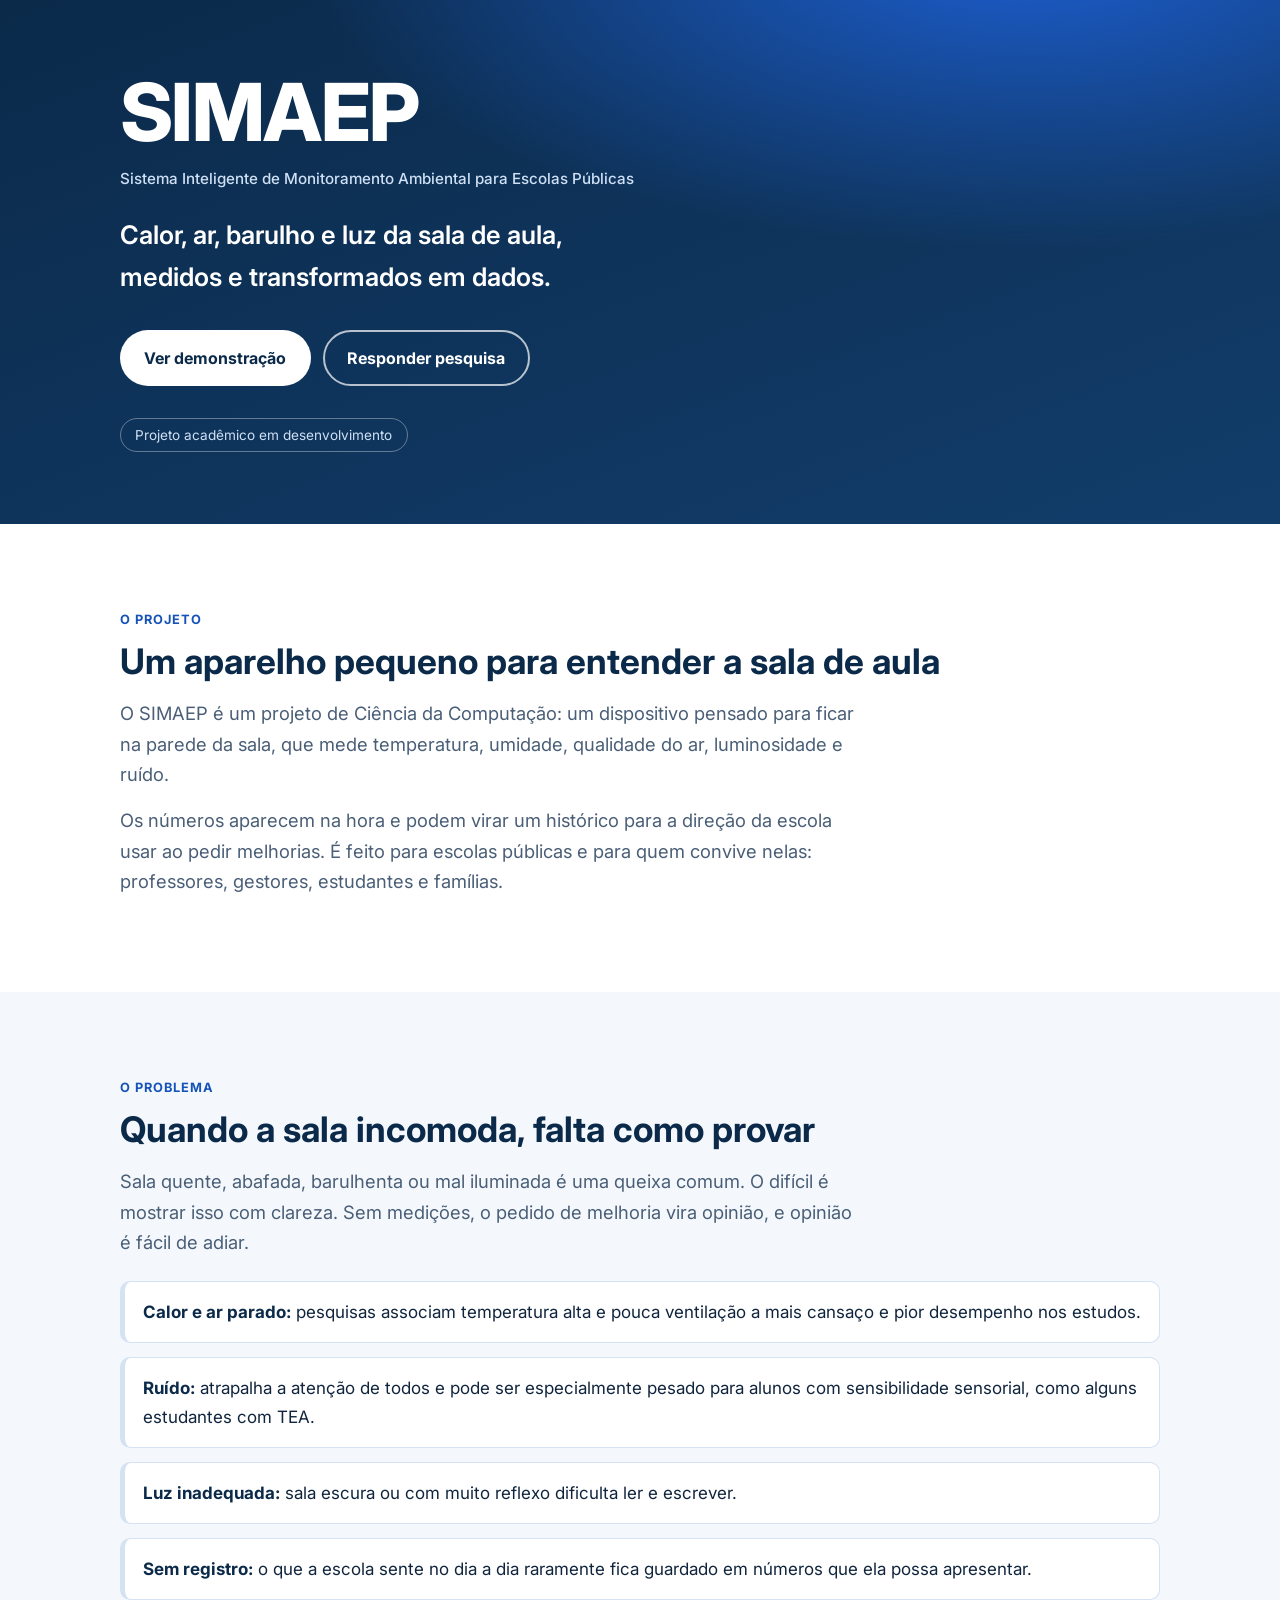
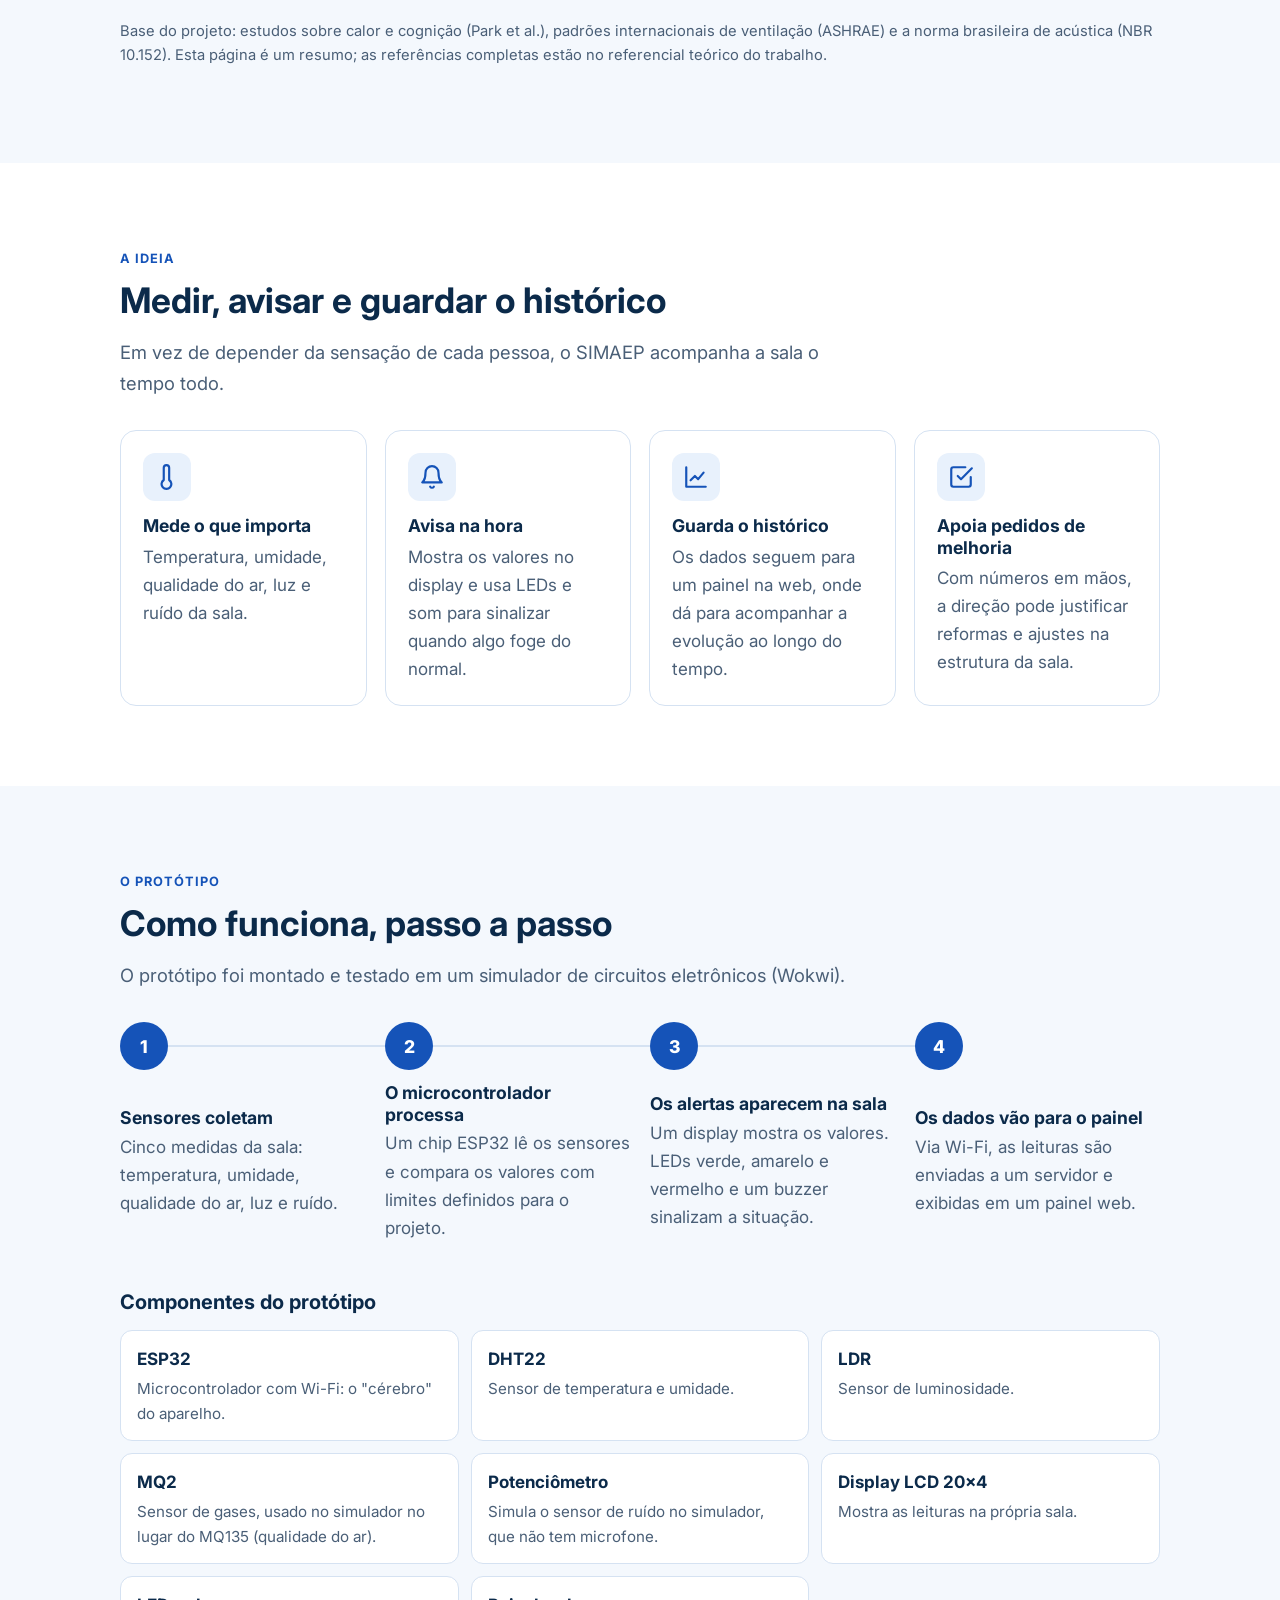
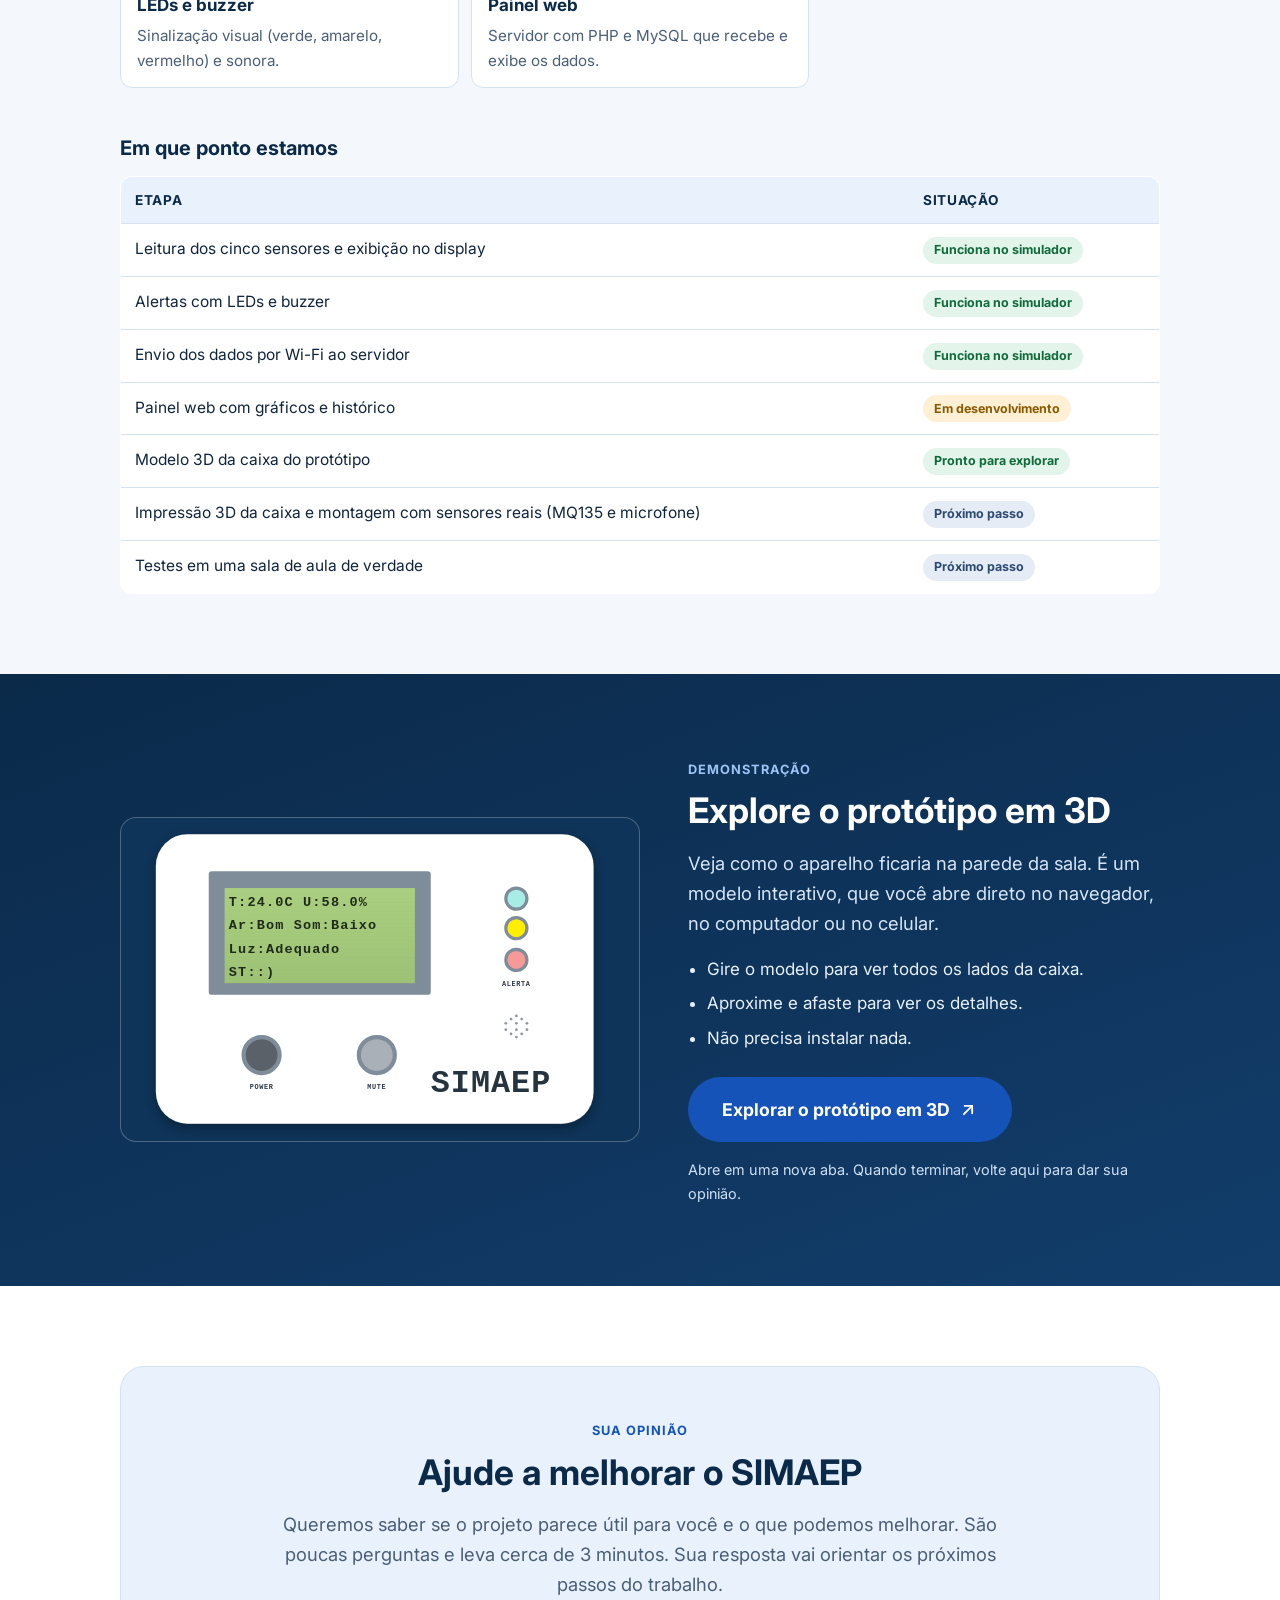
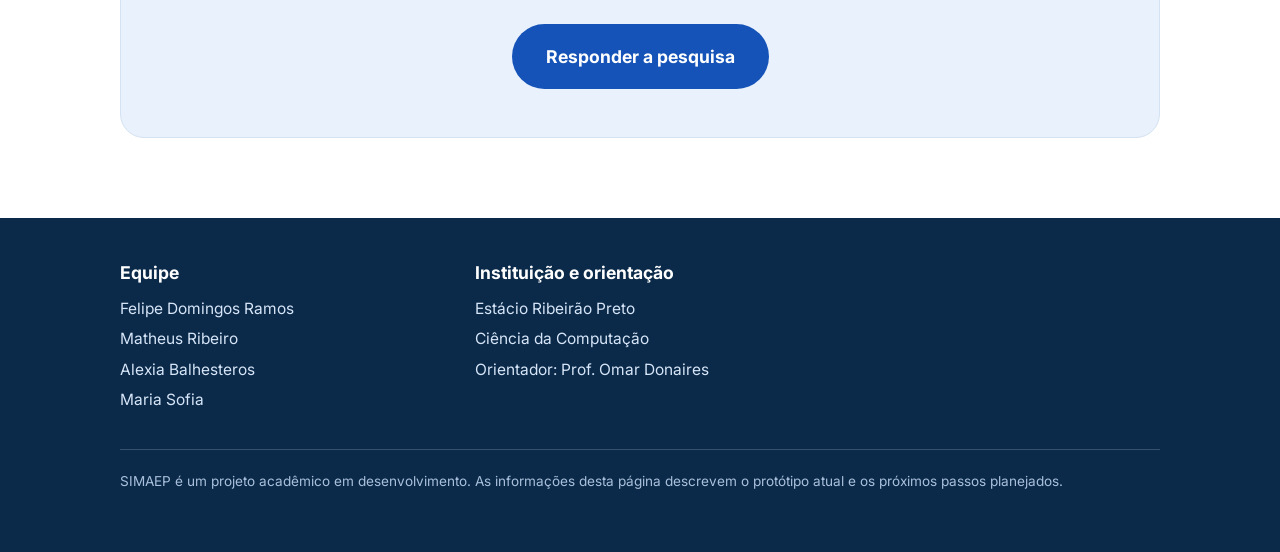
<file: site/index.html>
<!DOCTYPE html>
<html lang="pt-BR">
<head>
<meta charset="utf-8">
<meta name="viewport" content="width=device-width, initial-scale=1">
<title>SIMAEP - Monitoramento ambiental para escolas públicas</title>
<meta name="description" content="SIMAEP é um projeto acadêmico que mede temperatura, ar, ruído e luz da sala de aula. Conheça o protótipo e dê sua opinião.">
<meta name="theme-color" content="#0b2a4a">

<!-- ============================================================
     CONFIGURAÇÃO: EDITE AQUI (único lugar que você precisa mexer)
     ============================================================ -->
<script>
  const CONFIG = {
    // 1) Link da página do modelo 3D
    MODEL_3D_URL: "https://microcontrolador.papaixinho.com.br/3d/",

    // 2) Link do Google Forms (o link de "Enviar" > ícone de link, termina em /viewform)
    //    Enquanto estiver vazio, os botões de pesquisa mostram "em breve".
    FORMS_URL: "https://forms.gle/YkU9QKmfA5a7cBHw9",

    // 3) Mostrar o formulário embutido na página? (true/false). Precisa de FORMS_URL.
    EMBED_FORM: false,

    // 4) Imagem de prévia do modelo 3D (print). Ex.: "img/modelo-3d.png". Vazio = espaço reservado.
    PREVIEW_IMAGE: "imagens/simaep-painel.svg",
    PREVIEW_ALT: "Print do modelo 3D da caixa do protótipo SIMAEP, visto de frente.",

    // 5) Contato (e-mail). Vazio = o bloco de contato não aparece.
    CONTACT_EMAIL: ""
  };
</script>

<link rel="preconnect" href="https://fonts.googleapis.com">
<link rel="preconnect" href="https://fonts.gstatic.com" crossorigin>
<!-- Fonte por CDN. Se falhar, o navegador usa a fonte do sistema (veja font-family no CSS). -->
<link rel="stylesheet" href="https://fonts.googleapis.com/css2?family=Inter:wght@400;500;600;700;800&display=swap">

<style>
  :root{
    --navy:#0b2a4a;
    --navy-2:#123d6b;
    --blue:#1553b8;
    --blue-2:#2f7de1;
    --sky:#e8f1fc;
    --sky-2:#f4f8fd;
    --ink:#10253d;
    --muted:#4a5f77;
    --line:#d5e2f2;
    --ok:#0f6b3a;
    --ok-bg:#e3f4ea;
    --wip:#8a5a00;
    --wip-bg:#fdf0d5;
    --next:#2d4a73;
    --next-bg:#e6ecf5;
    --radius:16px;
    --maxw:1080px;
    --font:"Inter",system-ui,-apple-system,"Segoe UI",Roboto,Arial,sans-serif;
  }
  *{box-sizing:border-box}
  html{scroll-behavior:smooth}
  body{margin:0;font-family:var(--font);color:var(--ink);background:#fff;line-height:1.65;font-size:1.0625rem;-webkit-text-size-adjust:100%}
  img,svg{max-width:100%;display:block}
  a{color:var(--blue)}
  h1,h2,h3{line-height:1.2;margin:0;color:var(--navy)}
  p{margin:0 0 1rem}

  .skip{position:absolute;left:-999px;top:0;background:#fff;color:var(--navy);padding:.7rem 1rem;z-index:100;border-radius:0 0 8px 0;font-weight:600}
  .skip:focus{left:0}
  :focus-visible{outline:3px solid #ffbf47;outline-offset:3px;border-radius:6px}

  .wrap{width:100%;max-width:var(--maxw);margin:0 auto;padding:0 20px}
  section{padding:56px 0}
  .eyebrow{display:inline-block;font-size:.8rem;font-weight:700;letter-spacing:.08em;text-transform:uppercase;color:var(--blue);margin-bottom:.6rem}
  h2{font-size:clamp(1.55rem,5vw,2.2rem);margin-bottom:1rem}
  .lead{font-size:1.15rem;color:var(--muted);max-width:62ch}
  .alt{background:var(--sky-2)}

  /* Botões */
  .btn{display:inline-flex;align-items:center;justify-content:center;gap:.5rem;min-height:48px;padding:.8rem 1.4rem;border-radius:999px;font-weight:700;font-size:1rem;text-decoration:none;border:2px solid transparent;cursor:pointer;font-family:inherit;transition:transform .15s ease,background .15s ease}
  .btn:hover{transform:translateY(-1px)}
  .btn-primary{background:var(--blue);color:#fff}
  .btn-primary:hover{background:#0f4397}
  .btn-light{background:#fff;color:var(--navy)}
  .btn-ghost{background:transparent;color:#fff;border-color:rgba(255,255,255,.7)}
  .btn-ghost:hover{background:rgba(255,255,255,.12)}
  .btn-lg{min-height:58px;font-size:1.1rem;padding:1rem 2rem}
  .btn[aria-disabled="true"]{background:#8fa3ba;color:#fff;cursor:not-allowed;transform:none}

  /* Hero */
  .hero{background:radial-gradient(1200px 500px at 80% -10%,#1d5fd1 0%,transparent 60%),linear-gradient(160deg,var(--navy) 0%,var(--navy-2) 100%);color:#fff;padding:64px 0 72px}
  .hero h1{color:#fff;font-size:clamp(2.8rem,12vw,5rem);font-weight:800;letter-spacing:-.02em}
  .hero .full{font-size:.95rem;color:#cfe0f5;margin:.4rem 0 1.4rem;font-weight:500}
  .hero .tagline{font-size:clamp(1.2rem,4vw,1.6rem);font-weight:600;max-width:30ch;margin-bottom:2rem;color:#fff}
  .hero .actions{display:flex;flex-wrap:wrap;gap:12px}
  .hero .badge{display:inline-block;margin-top:2rem;font-size:.85rem;color:#cfe0f5;border:1px solid rgba(255,255,255,.35);border-radius:999px;padding:.3rem .9rem}

  /* Cards genéricos */
  .grid{display:grid;gap:18px}
  .card{background:#fff;border:1px solid var(--line);border-radius:var(--radius);padding:22px}
  .card h3{font-size:1.1rem;margin:.9rem 0 .4rem}
  .card p{color:var(--muted);margin:0}
  .icon{width:48px;height:48px;border-radius:12px;background:var(--sky);display:grid;place-items:center;color:var(--blue)}
  .icon svg{width:26px;height:26px}

  /* Problemática */
  .problem-list{list-style:none;padding:0;margin:1.5rem 0 0;display:grid;gap:14px}
  .problem-list li{background:#fff;border-left:5px solid var(--blue-2);border-radius:10px;padding:16px 18px;border:1px solid var(--line);border-left-width:5px}
  .problem-list strong{color:var(--navy)}
  .note{font-size:.92rem;color:var(--muted);margin-top:1.2rem}

  /* Passos */
  .steps{list-style:none;padding:0;margin:2rem 0 0;display:grid;gap:0}
  .step{position:relative;display:grid;grid-template-columns:48px 1fr;gap:16px;padding-bottom:28px}
  .step:last-child{padding-bottom:0}
  .step::before{content:"";position:absolute;left:23px;top:50px;bottom:0;width:2px;background:var(--line)}
  .step:last-child::before{display:none}
  .num{width:48px;height:48px;border-radius:50%;background:var(--blue);color:#fff;font-weight:800;display:grid;place-items:center;font-size:1.1rem;z-index:1}
  .step h3{font-size:1.1rem;margin-bottom:.3rem}
  .step p{color:var(--muted);margin:0}
  .step .tag{display:inline-block;margin-top:.5rem}

  /* Chips de status */
  .chip{display:inline-block;font-size:.78rem;font-weight:700;border-radius:999px;padding:.2rem .7rem;white-space:nowrap}
  .chip.ok{background:var(--ok-bg);color:var(--ok)}
  .chip.wip{background:var(--wip-bg);color:var(--wip)}
  .chip.next{background:var(--next-bg);color:var(--next)}

  .subhead{font-size:1.25rem;margin:3rem 0 1rem}
  .parts{list-style:none;padding:0;margin:0;display:grid;gap:12px}
  .parts li{background:#fff;border:1px solid var(--line);border-radius:12px;padding:14px 16px;display:flex;flex-direction:column;gap:.2rem}
  .parts .name{font-weight:700;color:var(--navy)}
  .parts .desc{color:var(--muted);font-size:.95rem}

  .status-table{width:100%;border-collapse:collapse;background:#fff;border:1px solid var(--line);border-radius:12px;overflow:hidden}
  .status-table th,.status-table td{text-align:left;padding:12px 14px;border-bottom:1px solid var(--line);vertical-align:top;font-size:.97rem}
  .status-table th{background:var(--sky);color:var(--navy);font-size:.85rem;text-transform:uppercase;letter-spacing:.05em}
  .status-table tr:last-child td{border-bottom:0}

  /* Demonstração */
  .demo{background:linear-gradient(160deg,var(--navy) 0%,var(--navy-2) 100%);color:#fff}
  .demo h2{color:#fff}
  .demo .lead{color:#d6e5f7}
  .demo-box{display:grid;gap:28px;align-items:center}
  .preview{border-radius:var(--radius);overflow:hidden;border:1px solid rgba(255,255,255,.25);background:#0e3459;aspect-ratio:16/10}
  .preview img{width:100%;height:100%;object-fit:cover}
  .placeholder{width:100%;height:100%;display:grid;place-items:center;text-align:center;padding:20px;color:#cfe0f5;border:2px dashed rgba(255,255,255,.4);border-radius:var(--radius);font-size:.95rem}
  .placeholder svg{width:56px;height:56px;margin:0 auto .6rem;opacity:.8}
  .demo ul{padding-left:1.2rem;margin:0 0 1.6rem;color:#e7f0fb}
  .demo li{margin-bottom:.4rem}
  .demo .small{font-size:.9rem;color:#cfe0f5;margin:1rem 0 0}

  /* Pesquisa */
  .survey-box{background:var(--sky);border:1px solid var(--line);border-radius:24px;padding:28px 22px;text-align:center}
  .survey-box .lead{margin:0 auto 1.5rem}
  .soon{font-size:.92rem;color:var(--muted);margin-top:.8rem}
  details.embed{margin-top:2rem;text-align:left}
  details.embed summary{cursor:pointer;font-weight:600;color:var(--blue);padding:.6rem 0}
  details.embed iframe{width:100%;height:760px;border:1px solid var(--line);border-radius:12px;background:#fff;margin-top:.8rem}

  /* Rodapé */
  footer{background:var(--navy);color:#d6e5f7;padding:44px 0;font-size:.97rem}
  footer h2{font-size:1.1rem;color:#fff;margin-bottom:.8rem}
  footer .cols{display:grid;gap:26px}
  footer ul{list-style:none;padding:0;margin:0}
  footer li{margin-bottom:.3rem}
  footer a{color:#fff}
  footer .fine{margin-top:2rem;font-size:.85rem;color:#a9c0dc;border-top:1px solid rgba(255,255,255,.18);padding-top:1.2rem}

  /* Animações ao rolar (só se JS estiver ativo) */
  .js .reveal{opacity:0;transform:translateY(18px);transition:opacity .6s ease,transform .6s ease}
  .js .reveal.in{opacity:1;transform:none}
  @media (prefers-reduced-motion:reduce){
    html{scroll-behavior:auto}
    .js .reveal{opacity:1;transform:none;transition:none}
    .btn{transition:none}
  }

  /* Telas maiores */
  @media (min-width:720px){
    section{padding:80px 0}
    .grid.cols-2{grid-template-columns:repeat(2,1fr)}
    .grid.cols-4{grid-template-columns:repeat(2,1fr)}
    .parts{grid-template-columns:repeat(2,1fr)}
    .demo-box{grid-template-columns:1.1fr 1fr;gap:48px}
    .survey-box{padding:48px}
    footer .cols{grid-template-columns:repeat(3,1fr)}
  }
  @media (min-width:960px){
    .grid.cols-4{grid-template-columns:repeat(4,1fr)}
    .parts{grid-template-columns:repeat(3,1fr)}
    .steps{grid-template-columns:repeat(4,1fr);gap:20px}
    .step{grid-template-columns:1fr;padding-bottom:0;gap:12px}
    .step::before{left:48px;right:-20px;top:23px;bottom:auto;width:auto;height:2px}
  }
</style>
</head>

<body>
<script>document.documentElement.classList.add('js');</script>
<a class="skip" href="#proposta">Pular para o conteúdo</a>

<!-- ======================= 1. TOPO (HERO) ======================= -->
<header class="hero">
  <div class="wrap">
    <h1>SIMAEP</h1>
    <p class="full">Sistema Inteligente de Monitoramento Ambiental para Escolas Públicas</p>
    <p class="tagline">Calor, ar, barulho e luz da sala de aula, medidos e transformados em dados.</p>
    <div class="actions">
      <a class="btn btn-light" href="#demo">Ver demonstração</a>
      <a class="btn btn-ghost" href="#pesquisa" data-forms-link>Responder pesquisa</a>
    </div>
    <span class="badge">Projeto acadêmico em desenvolvimento</span>
  </div>
</header>

<main>
<!-- ======================= 2. PROPOSTA ======================= -->
<section id="proposta" aria-labelledby="t-proposta">
  <div class="wrap reveal">
    <span class="eyebrow">O projeto</span>
    <h2 id="t-proposta">Um aparelho pequeno para entender a sala de aula</h2>
    <p class="lead">O SIMAEP é um projeto de Ciência da Computação: um dispositivo pensado para ficar na parede da sala, que mede temperatura, umidade, qualidade do ar, luminosidade e ruído.</p>
    <p class="lead">Os números aparecem na hora e podem virar um histórico para a direção da escola usar ao pedir melhorias. É feito para escolas públicas e para quem convive nelas: professores, gestores, estudantes e famílias.</p>
  </div>
</section>

<!-- ======================= 3. PROBLEMÁTICA ======================= -->
<section id="problema" class="alt" aria-labelledby="t-problema">
  <div class="wrap reveal">
    <span class="eyebrow">O problema</span>
    <h2 id="t-problema">Quando a sala incomoda, falta como provar</h2>
    <p class="lead">Sala quente, abafada, barulhenta ou mal iluminada é uma queixa comum. O difícil é mostrar isso com clareza. Sem medições, o pedido de melhoria vira opinião, e opinião é fácil de adiar.</p>
    <ul class="problem-list">
      <li><strong>Calor e ar parado:</strong> pesquisas associam temperatura alta e pouca ventilação a mais cansaço e pior desempenho nos estudos.</li>
      <li><strong>Ruído:</strong> atrapalha a atenção de todos e pode ser especialmente pesado para alunos com sensibilidade sensorial, como alguns estudantes com TEA.</li>
      <li><strong>Luz inadequada:</strong> sala escura ou com muito reflexo dificulta ler e escrever.</li>
      <li><strong>Sem registro:</strong> o que a escola sente no dia a dia raramente fica guardado em números que ela possa apresentar.</li>
    </ul>
    <p class="note">Base do projeto: estudos sobre calor e cognição (Park et al.), padrões internacionais de ventilação (ASHRAE) e a norma brasileira de acústica (NBR 10.152). Esta página é um resumo; as referências completas estão no referencial teórico do trabalho.</p>
  </div>
</section>

<!-- ======================= 4. IDEIA DE SOLUÇÃO ======================= -->
<section id="solucao" aria-labelledby="t-solucao">
  <div class="wrap">
    <div class="reveal">
      <span class="eyebrow">A ideia</span>
      <h2 id="t-solucao">Medir, avisar e guardar o histórico</h2>
      <p class="lead">Em vez de depender da sensação de cada pessoa, o SIMAEP acompanha a sala o tempo todo.</p>
    </div>
    <div class="grid cols-4" style="margin-top:2rem">
      <article class="card reveal">
        <div class="icon" aria-hidden="true">
          <svg viewBox="0 0 24 24" fill="none" stroke="currentColor" stroke-width="2" stroke-linecap="round" stroke-linejoin="round"><path d="M14 14.76V3.5a2.5 2.5 0 0 0-5 0v11.26a4.5 4.5 0 1 0 5 0z"/></svg>
        </div>
        <h3>Mede o que importa</h3>
        <p>Temperatura, umidade, qualidade do ar, luz e ruído da sala.</p>
      </article>
      <article class="card reveal">
        <div class="icon" aria-hidden="true">
          <svg viewBox="0 0 24 24" fill="none" stroke="currentColor" stroke-width="2" stroke-linecap="round" stroke-linejoin="round"><path d="M18 8a6 6 0 0 0-12 0c0 7-3 9-3 9h18s-3-2-3-9"/><path d="M13.7 21a2 2 0 0 1-3.4 0"/></svg>
        </div>
        <h3>Avisa na hora</h3>
        <p>Mostra os valores no display e usa LEDs e som para sinalizar quando algo foge do normal.</p>
      </article>
      <article class="card reveal">
        <div class="icon" aria-hidden="true">
          <svg viewBox="0 0 24 24" fill="none" stroke="currentColor" stroke-width="2" stroke-linecap="round" stroke-linejoin="round"><path d="M3 3v18h18"/><path d="M7 15l4-4 3 3 5-6"/></svg>
        </div>
        <h3>Guarda o histórico</h3>
        <p>Os dados seguem para um painel na web, onde dá para acompanhar a evolução ao longo do tempo.</p>
      </article>
      <article class="card reveal">
        <div class="icon" aria-hidden="true">
          <svg viewBox="0 0 24 24" fill="none" stroke="currentColor" stroke-width="2" stroke-linecap="round" stroke-linejoin="round"><path d="M9 11l3 3L22 4"/><path d="M21 12v7a2 2 0 0 1-2 2H5a2 2 0 0 1-2-2V5a2 2 0 0 1 2-2h11"/></svg>
        </div>
        <h3>Apoia pedidos de melhoria</h3>
        <p>Com números em mãos, a direção pode justificar reformas e ajustes na estrutura da sala.</p>
      </article>
    </div>
  </div>
</section>

<!-- ======================= 5. COMO FUNCIONA O PROTÓTIPO ======================= -->
<section id="como-funciona" class="alt" aria-labelledby="t-como">
  <div class="wrap">
    <div class="reveal">
      <span class="eyebrow">O protótipo</span>
      <h2 id="t-como">Como funciona, passo a passo</h2>
      <p class="lead">O protótipo foi montado e testado em um simulador de circuitos eletrônicos (Wokwi).</p>
    </div>

    <ol class="steps">
      <li class="step reveal">
        <span class="num" aria-hidden="true">1</span>
        <div>
          <h3>Sensores coletam</h3>
          <p>Cinco medidas da sala: temperatura, umidade, qualidade do ar, luz e ruído.</p>
        </div>
      </li>
      <li class="step reveal">
        <span class="num" aria-hidden="true">2</span>
        <div>
          <h3>O microcontrolador processa</h3>
          <p>Um chip ESP32 lê os sensores e compara os valores com limites definidos para o projeto.</p>
        </div>
      </li>
      <li class="step reveal">
        <span class="num" aria-hidden="true">3</span>
        <div>
          <h3>Os alertas aparecem na sala</h3>
          <p>Um display mostra os valores. LEDs verde, amarelo e vermelho e um buzzer sinalizam a situação.</p>
        </div>
      </li>
      <li class="step reveal">
        <span class="num" aria-hidden="true">4</span>
        <div>
          <h3>Os dados vão para o painel</h3>
          <p>Via Wi-Fi, as leituras são enviadas a um servidor e exibidas em um painel web.</p>
        </div>
      </li>
    </ol>

    <h3 class="subhead reveal">Componentes do protótipo</h3>
    <ul class="parts reveal">
      <li><span class="name">ESP32</span><span class="desc">Microcontrolador com Wi-Fi: o "cérebro" do aparelho.</span></li>
      <li><span class="name">DHT22</span><span class="desc">Sensor de temperatura e umidade.</span></li>
      <li><span class="name">LDR</span><span class="desc">Sensor de luminosidade.</span></li>
      <li><span class="name">MQ2</span><span class="desc">Sensor de gases, usado no simulador no lugar do MQ135 (qualidade do ar).</span></li>
      <li><span class="name">Potenciômetro</span><span class="desc">Simula o sensor de ruído no simulador, que não tem microfone.</span></li>
      <li><span class="name">Display LCD 20x4</span><span class="desc">Mostra as leituras na própria sala.</span></li>
      <li><span class="name">LEDs e buzzer</span><span class="desc">Sinalização visual (verde, amarelo, vermelho) e sonora.</span></li>
      <li><span class="name">Painel web</span><span class="desc">Servidor com PHP e MySQL que recebe e exibe os dados.</span></li>
    </ul>

    <h3 class="subhead reveal">Em que ponto estamos</h3>
    <!-- EDITE OS STATUS: troque a classe "ok" (funciona), "wip" (em desenvolvimento) ou "next" (próximo passo) e o texto do chip. -->
    <div class="reveal" style="overflow-x:auto">
      <table class="status-table">
        <thead><tr><th scope="col">Etapa</th><th scope="col">Situação</th></tr></thead>
        <tbody>
          <tr><td>Leitura dos cinco sensores e exibição no display</td><td><span class="chip ok">Funciona no simulador</span></td></tr>
          <tr><td>Alertas com LEDs e buzzer</td><td><span class="chip ok">Funciona no simulador</span></td></tr>
          <tr><td>Envio dos dados por Wi-Fi ao servidor</td><td><span class="chip ok">Funciona no simulador</span></td></tr>
          <tr><td>Painel web com gráficos e histórico</td><td><span class="chip wip">Em desenvolvimento</span></td></tr>
          <tr><td>Modelo 3D da caixa do protótipo</td><td><span class="chip ok">Pronto para explorar</span></td></tr>
          <tr><td>Impressão 3D da caixa e montagem com sensores reais (MQ135 e microfone)</td><td><span class="chip next">Próximo passo</span></td></tr>
          <tr><td>Testes em uma sala de aula de verdade</td><td><span class="chip next">Próximo passo</span></td></tr>
        </tbody>
      </table>
    </div>
  </div>
</section>

<!-- ======================= 6. ÁREA DE DEMONSTRAÇÃO ======================= -->
<section id="demo" class="demo" aria-labelledby="t-demo">
  <div class="wrap demo-box">
    <div class="preview reveal" id="preview">
      <!-- Preenchido pelo JS: usa CONFIG.PREVIEW_IMAGE ou mostra o espaço reservado -->
    </div>
    <div class="reveal">
      <span class="eyebrow" style="color:#9cc4f5">Demonstração</span>
      <h2 id="t-demo">Explore o protótipo em 3D</h2>
      <p class="lead">Veja como o aparelho ficaria na parede da sala. É um modelo interativo, que você abre direto no navegador, no computador ou no celular.</p>
      <ul>
        <li>Gire o modelo para ver todos os lados da caixa.</li>
        <li>Aproxime e afaste para ver os detalhes.</li>
        <li>Não precisa instalar nada.</li>
      </ul>
      <a class="btn btn-primary btn-lg" href="#" data-3d-link target="_blank" rel="noopener">Explorar o protótipo em 3D
        <svg width="20" height="20" viewBox="0 0 24 24" fill="none" stroke="currentColor" stroke-width="2.2" stroke-linecap="round" stroke-linejoin="round" aria-hidden="true"><path d="M7 17L17 7"/><path d="M8 7h9v9"/></svg>
      </a>
      <p class="small">Abre em uma nova aba. Quando terminar, volte aqui para dar sua opinião.</p>
    </div>
  </div>
</section>

<!-- ======================= 7. PESQUISA DE OPINIÃO ======================= -->
<section id="pesquisa" aria-labelledby="t-pesquisa">
  <div class="wrap">
    <div class="survey-box reveal">
      <span class="eyebrow">Sua opinião</span>
      <h2 id="t-pesquisa">Ajude a melhorar o SIMAEP</h2>
      <p class="lead">Queremos saber se o projeto parece útil para você e o que podemos melhorar. São poucas perguntas e leva cerca de 3 minutos. Sua resposta vai orientar os próximos passos do trabalho.</p>
      <a class="btn btn-primary btn-lg" href="#pesquisa" data-forms-link id="forms-main" target="_blank" rel="noopener">Responder a pesquisa</a>
      <p class="soon" id="forms-soon" hidden>O formulário será publicado aqui em breve.</p>

      <details class="embed" id="embed" hidden>
        <summary>Prefiro responder aqui na página</summary>
        <p class="note">Se o formulário não carregar bem no seu celular, use o botão acima.</p>
        <div id="embed-slot"></div>
      </details>
    </div>
  </div>
</section>
</main>

<!-- ======================= 8. RODAPÉ ======================= -->
<footer>
  <div class="wrap">
    <div class="cols">
      <div>
        <h2>Equipe</h2>
        <!-- EDITE: nomes da equipe -->
        <ul>
          <li>Felipe Domingos Ramos</li>
          <li>Matheus Ribeiro</li>
          <li>Alexia Balhesteros</li>
          <li>Maria Sofia</li>
        </ul>
      </div>
      <div>
        <h2>Instituição e orientação</h2>
        <!-- EDITE: instituição, curso e orientador -->
        <ul>
          <li>Estácio Ribeirão Preto</li>
          <li>Ciência da Computação</li>
          <li>Orientador: Prof. Omar Donaires</li>
        </ul>
      </div>
      <div id="contact" hidden>
        <h2>Contato</h2>
        <p><a id="contact-link" href="#"></a></p>
      </div>
    </div>
    <p class="fine">SIMAEP é um projeto acadêmico em desenvolvimento. As informações desta página descrevem o protótipo atual e os próximos passos planejados.</p>
  </div>
</footer>

<noscript>
  <div style="padding:16px;background:#fdf0d5;color:#3a2800;text-align:center">
    Para os botões de demonstração e pesquisa funcionarem, ative o JavaScript no navegador.
  </div>
</noscript>

<script>
(function () {
  var C = CONFIG;

  // --- Link do modelo 3D (nova aba) ---
  document.querySelectorAll('[data-3d-link]').forEach(function (a) { a.href = C.MODEL_3D_URL; });

  // --- Link do Forms ---
  var hasForms = !!(C.FORMS_URL && C.FORMS_URL.trim());
  document.querySelectorAll('[data-forms-link]').forEach(function (a) {
    if (a.id === 'forms-main') {
      if (hasForms) {
        a.href = C.FORMS_URL;
      } else {
        a.removeAttribute('href');
        a.removeAttribute('target');
        a.setAttribute('aria-disabled', 'true');
        a.setAttribute('role', 'link');
        document.getElementById('forms-soon').hidden = false;
      }
    }
    // O botão do topo apenas rola até a seção de pesquisa (href="#pesquisa").
  });

  // --- Formulário embutido (opcional) ---
  if (hasForms && C.EMBED_FORM) {
    var details = document.getElementById('embed');
    details.hidden = false;
    var loaded = false;
    details.addEventListener('toggle', function () {
      if (details.open && !loaded) {
        loaded = true;
        var sep = C.FORMS_URL.indexOf('?') === -1 ? '?' : '&';
        var f = document.createElement('iframe');
        f.src = C.FORMS_URL + sep + 'embedded=true';
        f.title = 'Formulário de pesquisa de opinião sobre o SIMAEP';
        f.loading = 'lazy';
        document.getElementById('embed-slot').appendChild(f);
      }
    });
  }

  // --- Prévia do 3D: imagem ou espaço reservado ---
  var prev = document.getElementById('preview');
  if (C.PREVIEW_IMAGE) {
    var img = document.createElement('img');
    img.src = C.PREVIEW_IMAGE;
    img.alt = C.PREVIEW_ALT;
    img.loading = 'lazy';
    prev.appendChild(img);
  } else {
    prev.innerHTML =
      '<div class="placeholder" role="img" aria-label="Espaço reservado para um print do modelo 3D do protótipo">' +
      '<div><svg viewBox="0 0 24 24" fill="none" stroke="currentColor" stroke-width="1.6" stroke-linecap="round" stroke-linejoin="round" aria-hidden="true">' +
      '<path d="M21 16V8a2 2 0 0 0-1-1.73l-7-4a2 2 0 0 0-2 0l-7 4A2 2 0 0 0 3 8v8a2 2 0 0 0 1 1.73l7 4a2 2 0 0 0 2 0l7-4A2 2 0 0 0 21 16z"/>' +
      '<path d="M3.3 7L12 12l8.7-5"/><path d="M12 22V12"/></svg>' +
      'Espaço para o print do modelo 3D</div></div>';
  }

  // --- Contato ---
  if (C.CONTACT_EMAIL && C.CONTACT_EMAIL.trim()) {
    var l = document.getElementById('contact-link');
    l.href = 'mailto:' + C.CONTACT_EMAIL;
    l.textContent = C.CONTACT_EMAIL;
    document.getElementById('contact').hidden = false;
  }

  // --- Animações discretas ao rolar ---
  var items = document.querySelectorAll('.reveal');
  var reduce = window.matchMedia('(prefers-reduced-motion: reduce)').matches;
  if (!('IntersectionObserver' in window) || reduce) {
    items.forEach(function (el) { el.classList.add('in'); });
  } else {
    var io = new IntersectionObserver(function (entries) {
      entries.forEach(function (e) {
        if (e.isIntersecting) { e.target.classList.add('in'); io.unobserve(e.target); }
      });
    }, { threshold: 0.12 });
    items.forEach(function (el) { io.observe(el); });
  }
})();
</script>
</body>
</html>
</file>
